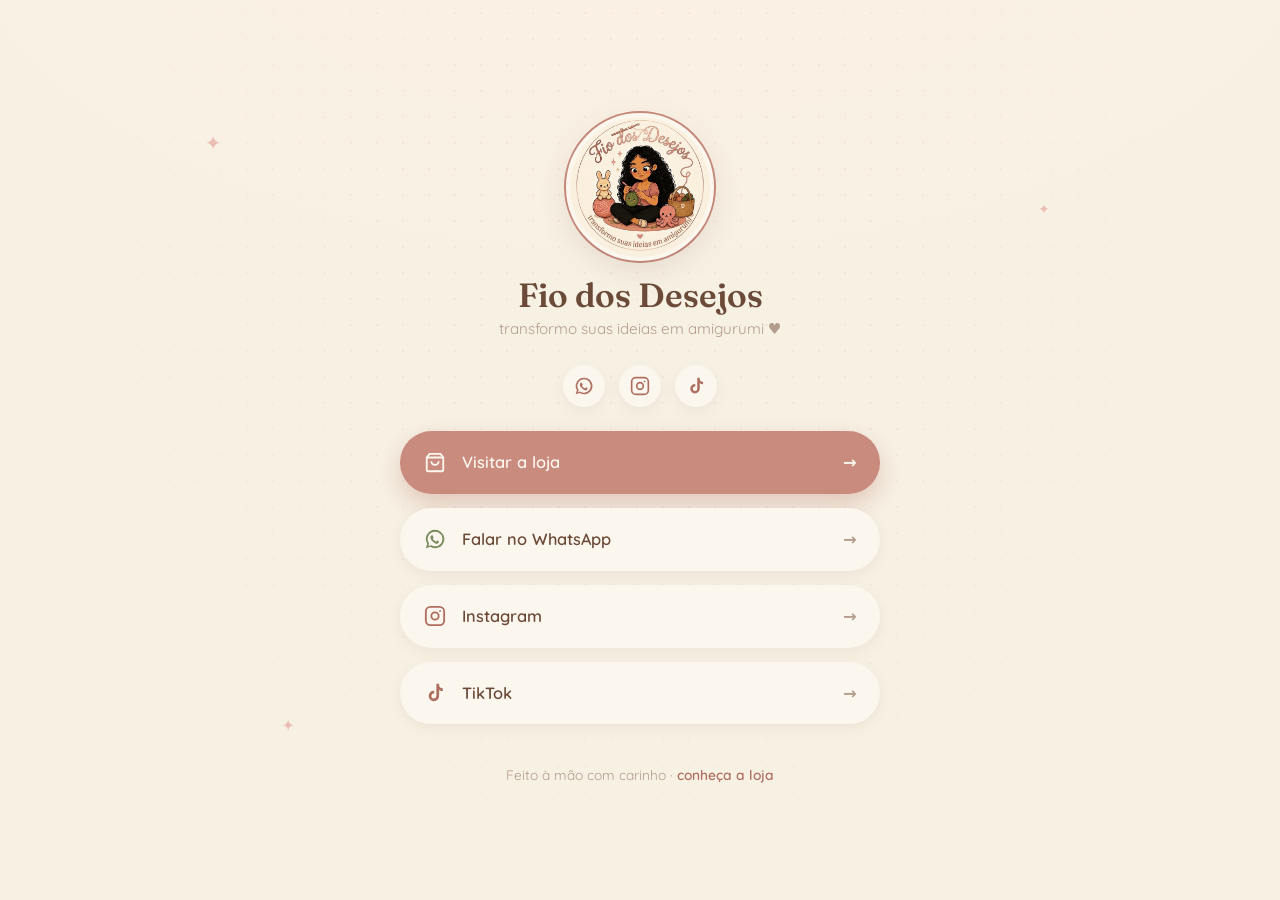
<file: index.html>
<!DOCTYPE html>
<html lang="pt-BR">
<head>
  <meta charset="UTF-8" />
  <meta name="viewport" content="width=device-width, initial-scale=1.0" />
  <title>Fio dos Desejos · Amigurumis feitos à mão</title>
  <meta name="description" content="Fio dos Desejos: amigurumis feitos à mão. Escolha por onde começar: loja, WhatsApp ou redes sociais." />

  <!-- Open Graph (preview ao compartilhar o link) -->
  <meta property="og:title" content="Fio dos Desejos · Amigurumis feitos à mão" />
  <meta property="og:description" content="Transformo suas ideias em amigurumi. Toque para escolher por onde começar." />
  <meta property="og:type" content="website" />
  <meta property="og:image" content="assets/images/logo.png" />

  <link rel="icon" href="assets/images/logo.png" />

  <!-- Fontes -->
  <link rel="preconnect" href="https://fonts.googleapis.com" />
  <link rel="preconnect" href="https://fonts.gstatic.com" crossorigin />
  <link href="https://fonts.googleapis.com/css2?family=Fraunces:opsz,wght@9..144,500;9..144,600;9..144,700&family=Quicksand:wght@400;500;600;700&display=swap" rel="stylesheet" />

  <!-- Estilos -->
  <link rel="stylesheet" href="css/tokens.css" />
  <link rel="stylesheet" href="css/base.css" />
  <link rel="stylesheet" href="css/hub.css" />
</head>
<body>
  <main class="hub">
    <!-- brilhos decorativos -->
    <span class="sparkle" style="top:14%; left:16%; font-size:20px;">✦</span>
    <span class="sparkle" style="top:22%; right:18%; font-size:14px; animation-delay:1s;">✦</span>
    <span class="sparkle" style="bottom:18%; left:22%; font-size:16px; animation-delay:1.8s;">✦</span>

    <section class="hub__card">
      <div class="hub__avatar">
        <img src="assets/images/logo.png" alt="Logo Fio dos Desejos" />
      </div>

      <h1 class="hub__name">Fio dos Desejos</h1>
      <p class="hub__tag">transformo suas ideias em amigurumi ♥</p>

      <!-- ícones sociais rápidos -->
      <nav class="hub__socials" aria-label="Redes sociais">
        <a href="https://wa.me/5598981950075?text=Oi!%20Vim%20pela%20p%C3%A1gina%20do%20Fio%20dos%20Desejos" target="_blank" rel="noopener" aria-label="WhatsApp">
          <svg viewBox="0 0 24 24" fill="currentColor"><path d="M12 2a10 10 0 0 0-8.5 15.2L2 22l4.9-1.5A10 10 0 1 0 12 2zm0 18a8 8 0 0 1-4.1-1.1l-.3-.2-2.9.9.9-2.8-.2-.3A8 8 0 1 1 12 20zm4.4-5.6c-.2-.1-1.4-.7-1.6-.8s-.4-.1-.5.1-.6.8-.8.9-.3.2-.5.1a6.5 6.5 0 0 1-3.2-2.8c-.2-.4.2-.4.6-1.2a.4.4 0 0 0 0-.4l-.8-1.9c-.2-.5-.4-.4-.5-.4h-.5a.9.9 0 0 0-.7.3 2.8 2.8 0 0 0-.9 2.1 4.9 4.9 0 0 0 1 2.6 11 11 0 0 0 4.3 3.8c1.6.7 1.7.5 2 .4a2.5 2.5 0 0 0 1.6-1.1 2 2 0 0 0 .1-1.1c0-.1-.2-.2-.4-.2z"/></svg>
        </a>
        <a href="https://www.instagram.com/fio_dosdesejos?igsh=MWNzeGdzYms5cWJ6dg%3D%3D&utm_source=qr" target="_blank" rel="noopener" aria-label="Instagram">
          <svg viewBox="0 0 24 24" fill="none" stroke="currentColor" stroke-width="2"><rect x="2" y="2" width="20" height="20" rx="5"/><circle cx="12" cy="12" r="4"/><circle cx="17.5" cy="6.5" r="1" fill="currentColor" stroke="none"/></svg>
        </a>
        <a href="https://vt.tiktok.com/ZSCyD7Pe3/" target="_blank" rel="noopener" aria-label="TikTok">
          <svg viewBox="0 0 24 24" fill="currentColor"><path d="M16.5 2h-3v13.2a2.7 2.7 0 1 1-2.4-2.7v-3a5.7 5.7 0 1 0 5.4 5.7V8.6a6.8 6.8 0 0 0 4 1.3V6.8a3.8 3.8 0 0 1-4-3.8z"/></svg>
        </a>
      </nav>

      <!-- links principais: o cliente decide para onde ir -->
      <nav class="hub__links" aria-label="Links principais">
        <a class="hub__link hub__link--primary" href="loja.html">
          <span class="ico"><svg viewBox="0 0 24 24" fill="none" stroke="currentColor" stroke-width="2"><path d="M6 2 3 6v14a1 1 0 0 0 1 1h16a1 1 0 0 0 1-1V6l-3-4z"/><path d="M3 6h18M16 10a4 4 0 0 1-8 0"/></svg></span>
          Visitar a loja
          <span class="arrow">→</span>
        </a>

        <a class="hub__link hub__link--whats" href="https://wa.me/5598981950075?text=Oi!%20Vim%20pela%20p%C3%A1gina%20do%20Fio%20dos%20Desejos" target="_blank" rel="noopener">
          <span class="ico"><svg viewBox="0 0 24 24" fill="currentColor"><path d="M12 2a10 10 0 0 0-8.5 15.2L2 22l4.9-1.5A10 10 0 1 0 12 2zm0 18a8 8 0 0 1-4.1-1.1l-.3-.2-2.9.9.9-2.8-.2-.3A8 8 0 1 1 12 20zm4.4-5.6c-.2-.1-1.4-.7-1.6-.8s-.4-.1-.5.1-.6.8-.8.9-.3.2-.5.1a6.5 6.5 0 0 1-3.2-2.8c-.2-.4.2-.4.6-1.2a.4.4 0 0 0 0-.4l-.8-1.9c-.2-.5-.4-.4-.5-.4h-.5a.9.9 0 0 0-.7.3 2.8 2.8 0 0 0-.9 2.1 4.9 4.9 0 0 0 1 2.6 11 11 0 0 0 4.3 3.8c1.6.7 1.7.5 2 .4a2.5 2.5 0 0 0 1.6-1.1 2 2 0 0 0 .1-1.1c0-.1-.2-.2-.4-.2z"/></svg></span>
          Falar no WhatsApp
          <span class="arrow">→</span>
        </a>

        <a class="hub__link" href="https://www.instagram.com/fio_dosdesejos?igsh=MWNzeGdzYms5cWJ6dg%3D%3D&utm_source=qr" target="_blank" rel="noopener">
          <span class="ico"><svg viewBox="0 0 24 24" fill="none" stroke="currentColor" stroke-width="2"><rect x="2" y="2" width="20" height="20" rx="5"/><circle cx="12" cy="12" r="4"/><circle cx="17.5" cy="6.5" r="1" fill="currentColor" stroke="none"/></svg></span>
          Instagram
          <span class="arrow">→</span>
        </a>

        <a class="hub__link" href="https://vt.tiktok.com/ZSCyD7Pe3/" target="_blank" rel="noopener">
          <span class="ico"><svg viewBox="0 0 24 24" fill="currentColor"><path d="M16.5 2h-3v13.2a2.7 2.7 0 1 1-2.4-2.7v-3a5.7 5.7 0 1 0 5.4 5.7V8.6a6.8 6.8 0 0 0 4 1.3V6.8a3.8 3.8 0 0 1-4-3.8z"/></svg></span>
          TikTok
          <span class="arrow">→</span>
        </a>
      </nav>

      <p class="hub__footer">
        Feito à mão com carinho · <a href="loja.html">conheça a loja</a>
      </p>
    </section>
  </main>

  <script src="js/hub.js" defer></script>
</body>
</html>
</file>
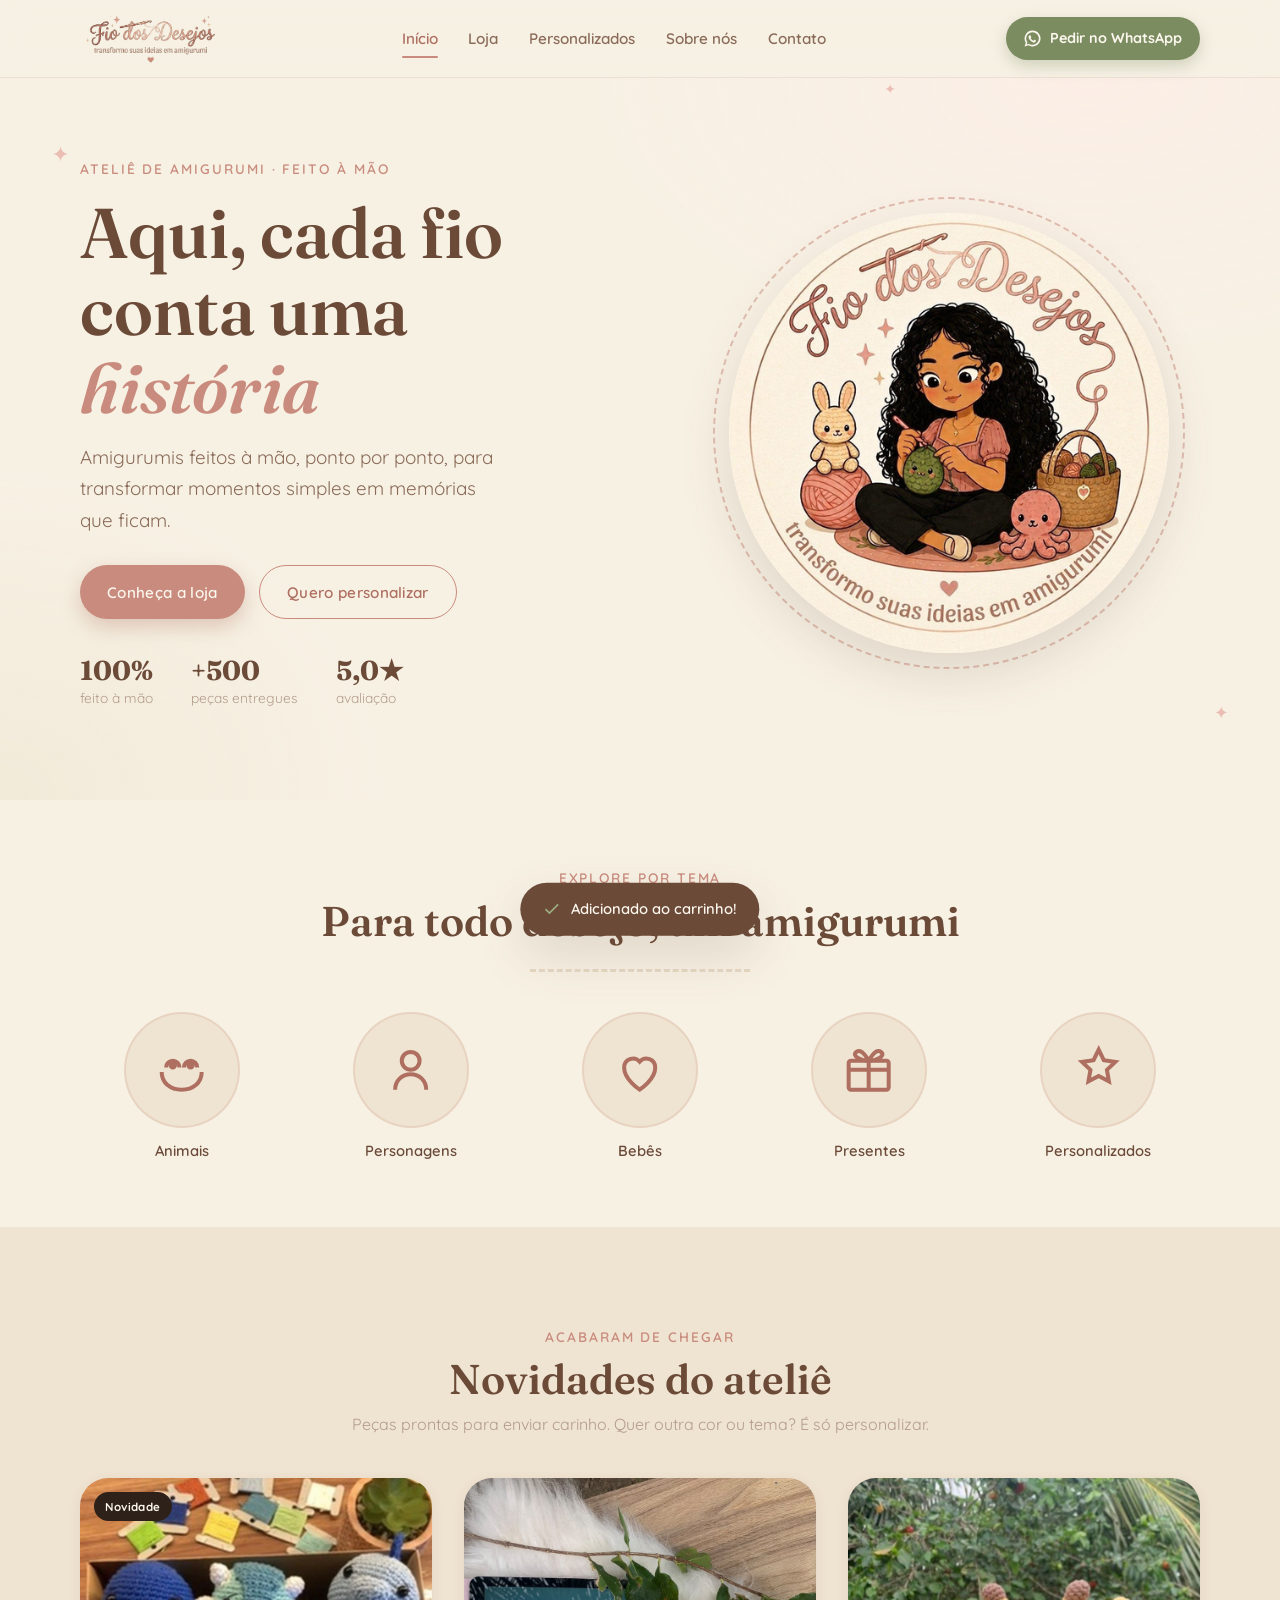
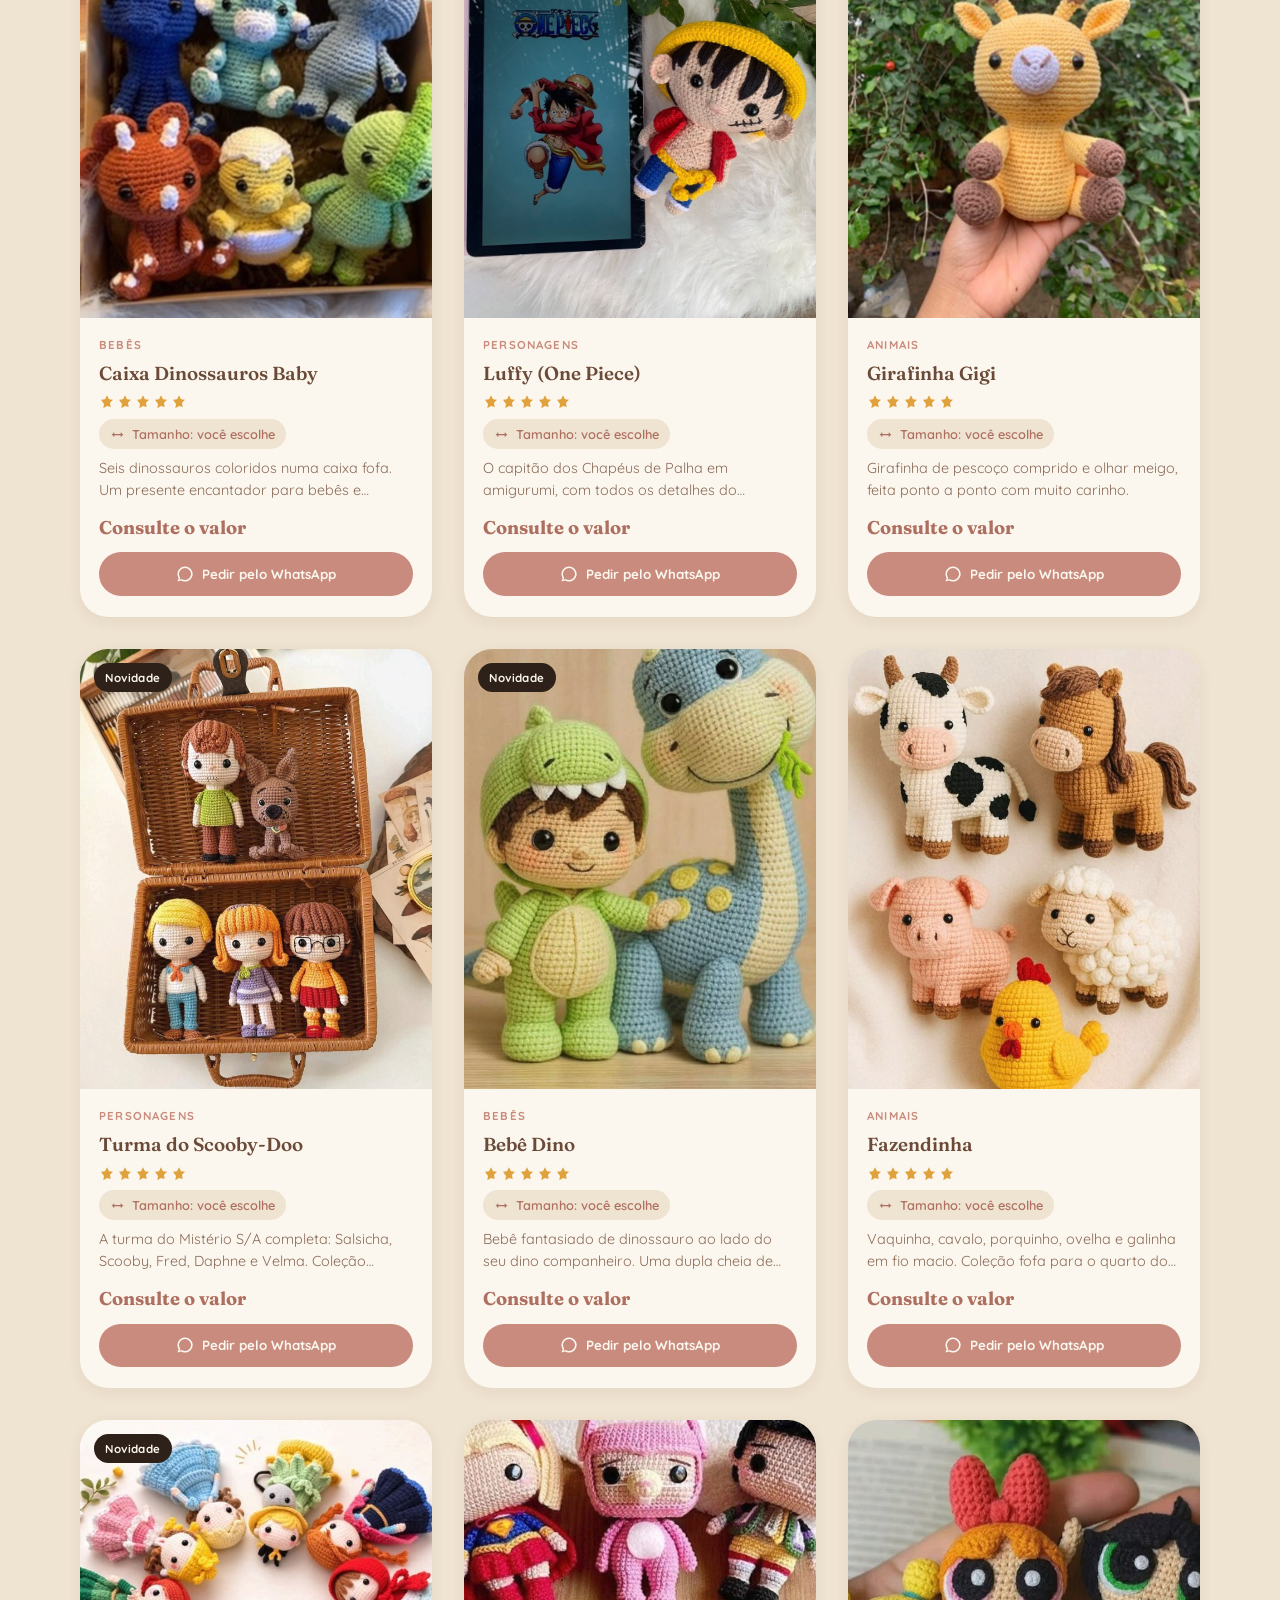
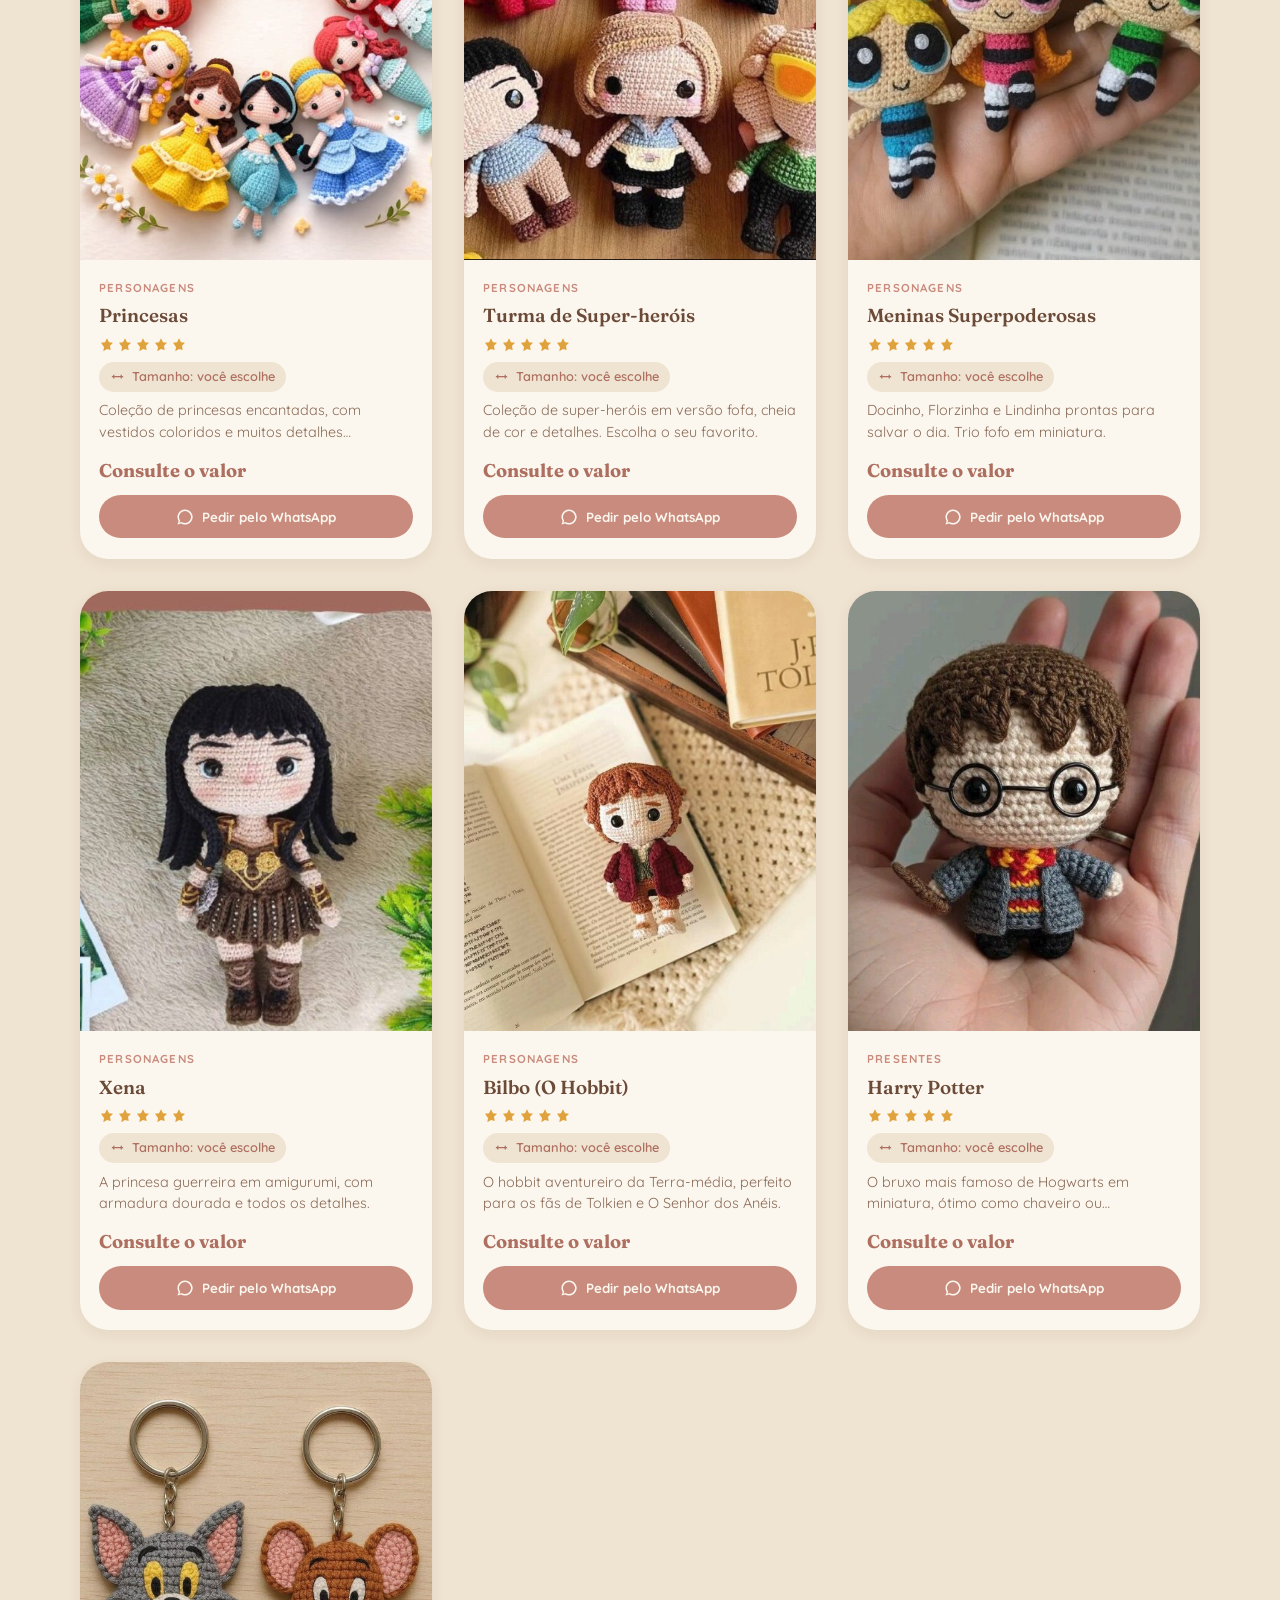
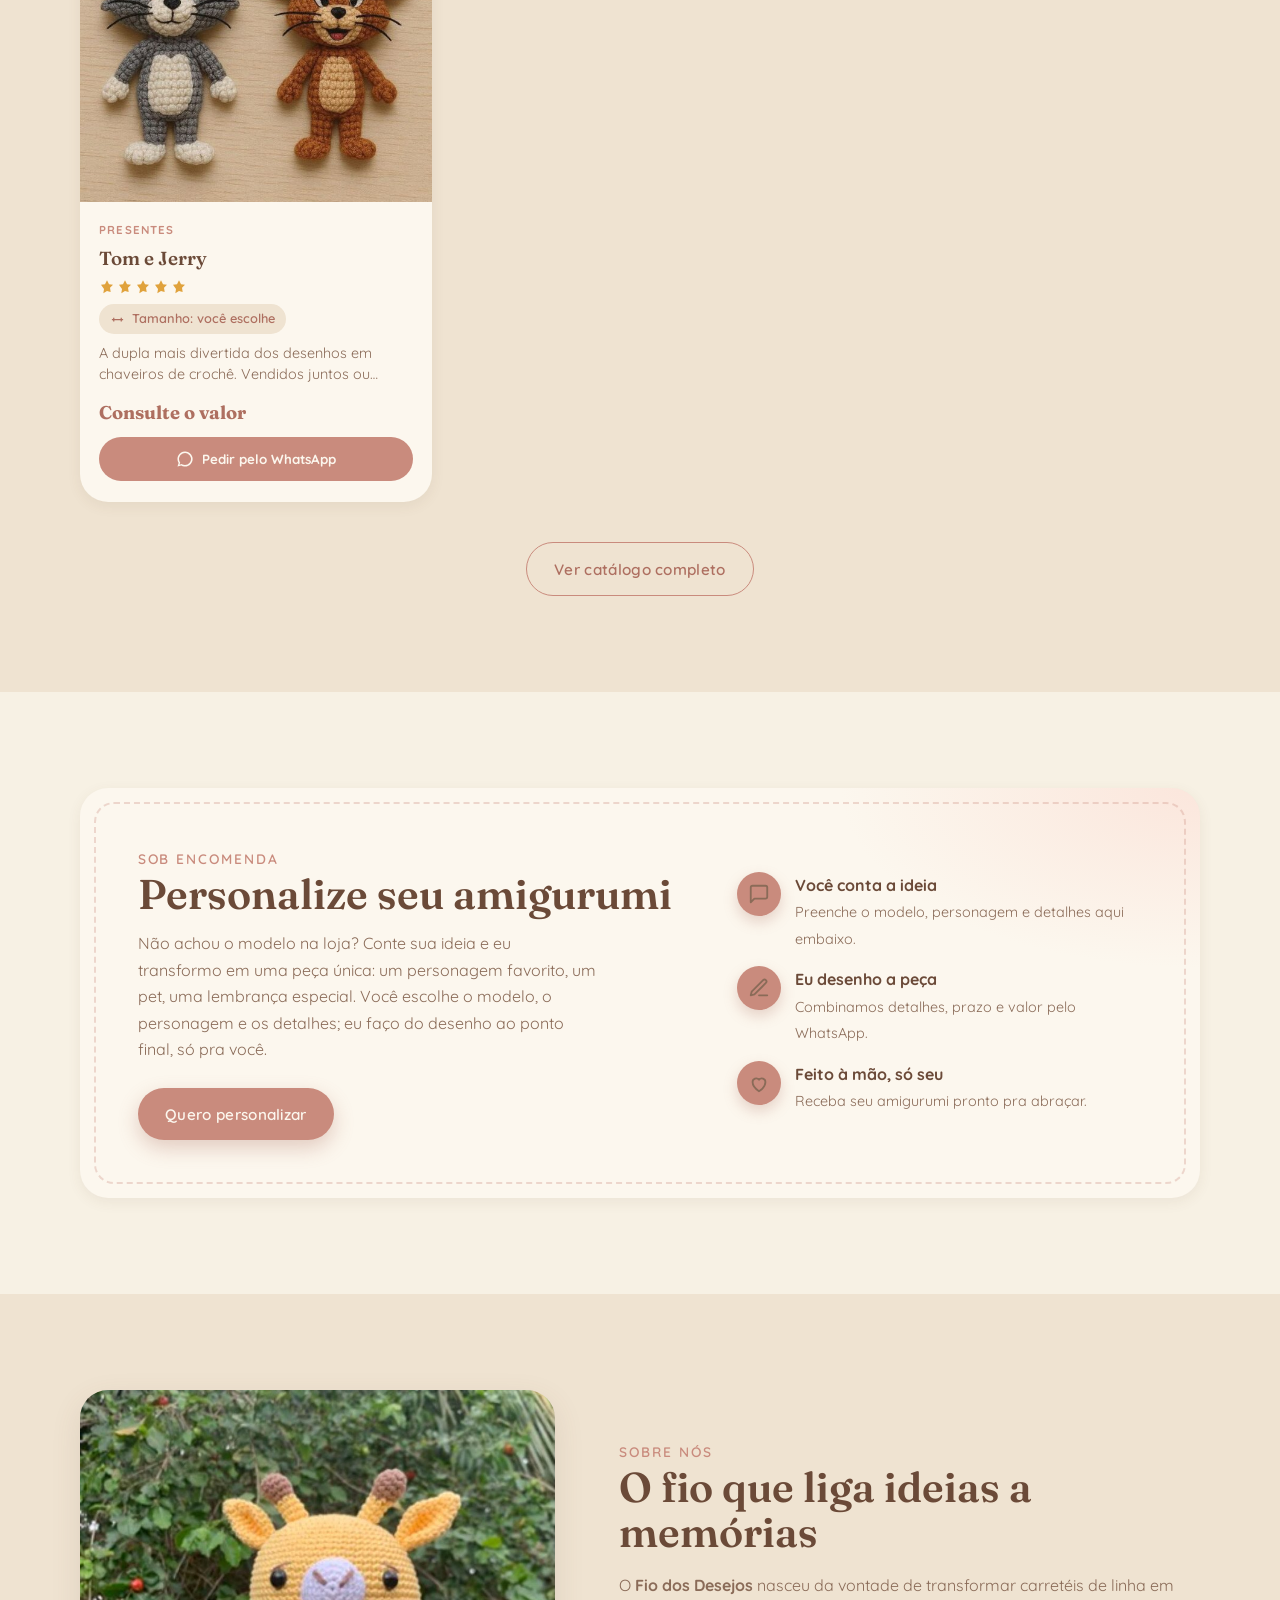
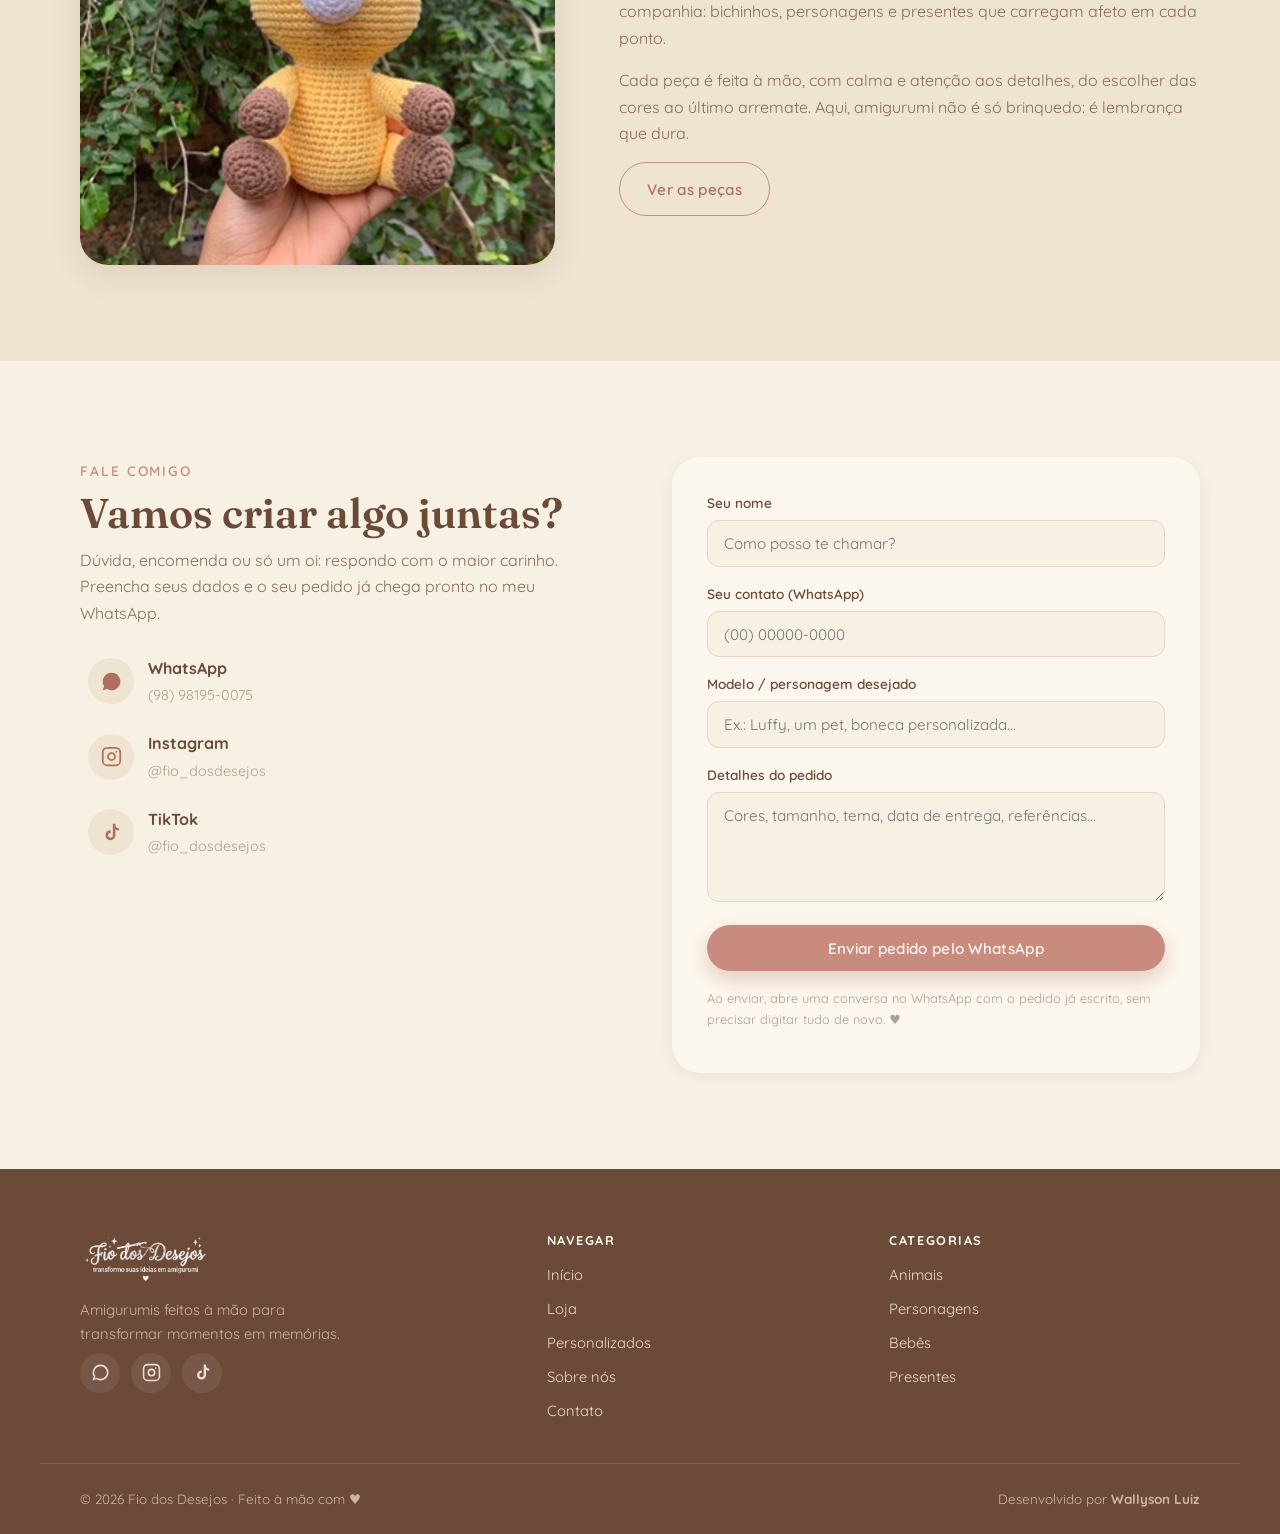
<file: loja.html>
<!DOCTYPE html>
<html lang="pt-BR">
<head>
  <meta charset="UTF-8" />
  <meta name="viewport" content="width=device-width, initial-scale=1.0" />
  <title>Fio dos Desejos · Amigurumis feitos à mão</title>
  <meta name="description" content="Amigurumis feitos à mão para transformar momentos em memórias. Animais, personagens, bebês e peças personalizadas no Fio dos Desejos." />

  <meta property="og:title" content="Fio dos Desejos · Amigurumis feitos à mão" />
  <meta property="og:description" content="Aqui, cada fio conta uma história. Amigurumis artesanais e personalizados." />
  <meta property="og:type" content="website" />
  <meta property="og:image" content="assets/images/logo.png" />

  <link rel="icon" href="assets/images/logo.png" />

  <link rel="preconnect" href="https://fonts.googleapis.com" />
  <link rel="preconnect" href="https://fonts.gstatic.com" crossorigin />
  <link href="https://fonts.googleapis.com/css2?family=Fraunces:ital,opsz,wght@0,9..144,500;0,9..144,600;0,9..144,700;1,9..144,500;1,9..144,600&family=Quicksand:wght@400;500;600;700&display=swap" rel="stylesheet" />

  <link rel="stylesheet" href="css/tokens.css" />
  <link rel="stylesheet" href="css/base.css" />
  <link rel="stylesheet" href="css/loja.css" />
</head>
<body>

  <!-- ===================== NAVBAR ===================== -->
  <header class="nav" id="nav">
    <div class="nav__inner">
      <!-- wordmark no canto (briefing item 6) -->
      <a href="index.html" class="nav__brand" aria-label="Fio dos Desejos, página inicial">
        <img src="assets/images/wordmark.png" alt="Fio dos Desejos" />
      </a>

      <nav class="nav__menu" id="navMenu" aria-label="Navegação principal">
        <a href="#inicio" class="is-active">Início</a>
        <a href="#produtos">Loja</a>
        <a href="#personalizar">Personalizados</a>
        <a href="#sobre">Sobre nós</a>
        <a href="#contato">Contato</a>
      </nav>

      <div class="nav__actions">
        <a class="nav__whats" href="https://wa.me/5598981950075?text=Oi!%20Vim%20pela%20loja%20do%20Fio%20dos%20Desejos%20e%20quero%20fazer%20um%20pedido" target="_blank" rel="noopener">
          <svg viewBox="0 0 24 24" fill="currentColor"><path d="M12 2a10 10 0 0 0-8.5 15.2L2 22l4.9-1.5A10 10 0 1 0 12 2zm0 18a8 8 0 0 1-4.1-1.1l-.3-.2-2.9.9.9-2.8-.2-.3A8 8 0 1 1 12 20zm4.4-5.6c-.2-.1-1.4-.7-1.6-.8s-.4-.1-.5.1-.6.8-.8.9-.3.2-.5.1a6.5 6.5 0 0 1-3.2-2.8c-.2-.4.2-.4.6-1.2a.4.4 0 0 0 0-.4l-.8-1.9c-.2-.5-.4-.4-.5-.4h-.5a.9.9 0 0 0-.7.3 2.8 2.8 0 0 0-.9 2.1 4.9 4.9 0 0 0 1 2.6 11 11 0 0 0 4.3 3.8c1.6.7 1.7.5 2 .4a2.5 2.5 0 0 0 1.6-1.1 2 2 0 0 0 .1-1.1c0-.1-.2-.2-.4-.2z"/></svg>
          <span>Pedir no WhatsApp</span>
        </a>
        <button class="nav__toggle" id="navToggle" aria-label="Abrir menu" aria-expanded="false">
          <svg viewBox="0 0 24 24" fill="none" stroke="currentColor" stroke-width="2"><path d="M4 7h16M4 12h16M4 17h16"/></svg>
        </button>
      </div>
    </div>
  </header>

  <main>
    <!-- ===================== HERO ===================== -->
    <section class="hero" id="inicio">
      <span class="sparkle s1">✦</span>
      <span class="sparkle s2">✦</span>
      <span class="sparkle s3">✦</span>
      <div class="container hero__grid">
        <div class="hero__copy reveal">
          <span class="eyebrow">Ateliê de amigurumi · feito à mão</span>
          <h1 class="hero__title">Aqui, cada fio<br>conta uma <em>história</em></h1>
          <p class="hero__lead">Amigurumis feitos à mão, ponto por ponto, para transformar momentos simples em memórias que ficam.</p>
          <div class="hero__cta">
            <a href="#produtos" class="btn btn--primary">Conheça a loja</a>
            <a href="#personalizar" class="btn btn--ghost">Quero personalizar</a>
          </div>
          <div class="hero__stats">
            <div class="hero__stat"><strong>100%</strong><span>feito à mão</span></div>
            <div class="hero__stat"><strong>+500</strong><span>peças entregues</span></div>
            <div class="hero__stat"><strong>5,0★</strong><span>avaliação</span></div>
          </div>
        </div>

        <div class="hero__visual reveal">
          <span class="hero__ring"></span>
          <div class="hero__art">
            <img src="assets/images/logo.png" alt="Ilustração da marca Fio dos Desejos" />
          </div>
        </div>
      </div>
    </section>

    <!-- ===================== CATEGORIAS ===================== -->
    <section class="cats">
      <div class="container">
        <div class="head reveal">
          <span class="eyebrow">Explore por tema</span>
          <h2>Para todo desejo, um amigurumi</h2>
          <hr class="stitch-divider" />
        </div>
        <div class="cats__row">
          <a href="#produtos" class="cat reveal">
            <span class="cat__circle"><svg viewBox="0 0 24 24" fill="none" stroke="currentColor" stroke-width="1.8"><path d="M5 11a3 3 0 0 1 6 0M13 11a3 3 0 0 1 6 0"/><path d="M3 13c0 5 4 8 9 8s9-3 9-8"/><circle cx="8" cy="10" r="1" fill="currentColor"/><circle cx="16" cy="10" r="1" fill="currentColor"/></svg></span>
            <span class="cat__label">Animais</span>
          </a>
          <a href="#produtos" class="cat reveal">
            <span class="cat__circle"><svg viewBox="0 0 24 24" fill="none" stroke="currentColor" stroke-width="1.8"><circle cx="12" cy="8" r="4"/><path d="M5 21c0-4 3-7 7-7s7 3 7 7"/><path d="M9 7.5h.01M15 7.5h.01"/></svg></span>
            <span class="cat__label">Personagens</span>
          </a>
          <a href="#produtos" class="cat reveal">
            <span class="cat__circle"><svg viewBox="0 0 24 24" fill="none" stroke="currentColor" stroke-width="1.8"><path d="M12 21s-7-4.5-7-10a4 4 0 0 1 7-2.6A4 4 0 0 1 19 11c0 5.5-7 10-7 10z"/></svg></span>
            <span class="cat__label">Bebês</span>
          </a>
          <a href="#produtos" class="cat reveal">
            <span class="cat__circle"><svg viewBox="0 0 24 24" fill="none" stroke="currentColor" stroke-width="1.8"><rect x="3" y="8" width="18" height="13" rx="1"/><path d="M3 12h18M12 8v13M12 8S9 2 6.5 4 9 8 12 8zM12 8s3-6 5.5-4S15 8 12 8z"/></svg></span>
            <span class="cat__label">Presentes</span>
          </a>
          <a href="#personalizar" class="cat reveal">
            <span class="cat__circle"><svg viewBox="0 0 24 24" fill="none" stroke="currentColor" stroke-width="1.8"><path d="m12 3 2.3 4.7 5.2.8-3.8 3.6.9 5.1-4.6-2.4-4.6 2.4.9-5.1L4.5 8.5l5.2-.8z"/></svg></span>
            <span class="cat__label">Personalizados</span>
          </a>
        </div>
      </div>
    </section>

    <!-- ===================== PRODUTOS ===================== -->
    <section class="section products" id="produtos">
      <div class="container">
        <div class="head reveal">
          <span class="eyebrow">Acabaram de chegar</span>
          <h2>Novidades do ateliê</h2>
          <p>Peças prontas para enviar carinho. Quer outra cor ou tema? É só personalizar.</p>
        </div>

        <div class="grid-products" id="gridProducts">
            <!-- Os produtos sao gerados por js/loja.js (lista PRODUTOS) -->
          </div>

        <div class="products__more reveal">
          <a href="#contato" class="btn btn--ghost">Ver catálogo completo</a>
        </div>
      </div>
    </section>

    <!-- ===================== PERSONALIZAR ===================== -->
    <section class="section custom" id="personalizar">
      <div class="container">
        <div class="custom__box reveal">
          <div>
            <span class="eyebrow">Sob encomenda</span>
            <h2>Personalize seu amigurumi</h2>
            <p>Não achou o modelo na loja? Conte sua ideia e eu transformo em uma peça única: um personagem favorito, um pet, uma lembrança especial. Você escolhe o modelo, o personagem e os detalhes; eu faço do desenho ao ponto final, só pra você.</p>
            <a href="#contato" class="btn btn--primary">Quero personalizar</a>
          </div>
          <div class="custom__steps">
            <div class="custom__step">
              <span class="custom__icon">
                <svg viewBox="0 0 24 24" fill="none" stroke="currentColor" stroke-width="2" stroke-linecap="round" stroke-linejoin="round"><path d="M21 15a2 2 0 0 1-2 2H7l-4 4V5a2 2 0 0 1 2-2h14a2 2 0 0 1 2 2z"/></svg>
              </span>
              <div><strong>Você conta a ideia</strong><span>Preenche o modelo, personagem e detalhes aqui embaixo.</span></div>
            </div>
            <div class="custom__step">
              <span class="custom__icon">
                <svg viewBox="0 0 24 24" fill="none" stroke="currentColor" stroke-width="2" stroke-linecap="round" stroke-linejoin="round"><path d="M12 20h9"/><path d="M16.5 3.5a2.1 2.1 0 0 1 3 3L7 19l-4 1 1-4z"/></svg>
              </span>
              <div><strong>Eu desenho a peça</strong><span>Combinamos detalhes, prazo e valor pelo WhatsApp.</span></div>
            </div>
            <div class="custom__step">
              <span class="custom__icon">
                <svg viewBox="0 0 24 24" fill="none" stroke="currentColor" stroke-width="2" stroke-linecap="round" stroke-linejoin="round"><path d="M12 21s-7-4.5-7-10a4 4 0 0 1 7-2.6A4 4 0 0 1 19 11c0 5.5-7 10-7 10z"/></svg>
              </span>
              <div><strong>Feito à mão, só seu</strong><span>Receba seu amigurumi pronto pra abraçar.</span></div>
            </div>
          </div>
        </div>
      </div>
    </section>

    <!-- ===================== SOBRE ===================== -->
    <section class="section about" id="sobre">
      <div class="container about__grid">
        <div class="about__media reveal">
          <img src="assets/images/produto-girafa.jpg" alt="Amigurumi feito à mão segurado pela artesã" loading="lazy" />
        </div>
        <div class="about__copy reveal">
          <span class="eyebrow">Sobre nós</span>
          <h2>O fio que liga ideias a memórias</h2>
          <p>O <strong>Fio dos Desejos</strong> nasceu da vontade de transformar carretéis de linha em companhia: bichinhos, personagens e presentes que carregam afeto em cada ponto.</p>
          <p>Cada peça é feita à mão, com calma e atenção aos detalhes, do escolher das cores ao último arremate. Aqui, amigurumi não é só brinquedo: é lembrança que dura.</p>
          <a href="#produtos" class="btn btn--ghost">Ver as peças</a>
        </div>
      </div>
    </section>

    <!-- ===================== CONTATO ===================== -->
    <section class="section contact" id="contato">
      <div class="container contact__grid">
        <div class="reveal">
          <span class="eyebrow">Fale comigo</span>
          <h2>Vamos criar algo juntas?</h2>
          <p>Dúvida, encomenda ou só um oi: respondo com o maior carinho. Preencha seus dados e o seu pedido já chega pronto no meu WhatsApp.</p>
          <div class="contact__list">
            <a class="contact__item" href="https://wa.me/5598981950075?text=Oi!%20Vim%20pela%20loja%20do%20Fio%20dos%20Desejos" target="_blank" rel="noopener">
              <span class="ico"><svg viewBox="0 0 24 24" fill="currentColor"><path d="M12 2a10 10 0 0 0-8.5 15.2L2 22l4.9-1.5A10 10 0 1 0 12 2z"/></svg></span>
              <div><strong>WhatsApp</strong><span>(98) 98195-0075</span></div>
            </a>
            <a class="contact__item" href="https://www.instagram.com/fio_dosdesejos?igsh=MWNzeGdzYms5cWJ6dg%3D%3D&utm_source=qr" target="_blank" rel="noopener">
              <span class="ico"><svg viewBox="0 0 24 24" fill="none" stroke="currentColor" stroke-width="2"><rect x="2" y="2" width="20" height="20" rx="5"/><circle cx="12" cy="12" r="4"/><circle cx="17.5" cy="6.5" r="1" fill="currentColor" stroke="none"/></svg></span>
              <div><strong>Instagram</strong><span>@fio_dosdesejos</span></div>
            </a>
            <a class="contact__item" href="https://vt.tiktok.com/ZSCyD7Pe3/" target="_blank" rel="noopener">
              <span class="ico"><svg viewBox="0 0 24 24" fill="currentColor"><path d="M16.5 2h-3v13.2a2.7 2.7 0 1 1-2.4-2.7v-3a5.7 5.7 0 1 0 5.4 5.7V8.6a6.8 6.8 0 0 0 4 1.3V6.8a3.8 3.8 0 0 1-4-3.8z"/></svg></span>
              <div><strong>TikTok</strong><span>@fio_dosdesejos</span></div>
            </a>
          </div>
        </div>

        <!-- Form sem backend: abre o WhatsApp com o pedido montado -->
        <div class="form reveal">
          <div class="field">
            <label for="nome">Seu nome</label>
            <input type="text" id="nome" placeholder="Como posso te chamar?" />
          </div>
          <div class="field">
            <label for="contato">Seu contato (WhatsApp)</label>
            <input type="tel" id="contato" inputmode="tel" placeholder="(00) 00000-0000" />
          </div>
          <div class="field">
            <label for="modelo">Modelo / personagem desejado</label>
            <input type="text" id="modelo" placeholder="Ex.: Luffy, um pet, boneca personalizada..." />
          </div>
          <div class="field">
            <label for="msg">Detalhes do pedido</label>
            <textarea id="msg" placeholder="Cores, tamanho, tema, data de entrega, referências..."></textarea>
          </div>
          <button class="btn btn--primary" id="sendWhats" style="width:100%">Enviar pedido pelo WhatsApp</button>
          <p class="form__note">Ao enviar, abre uma conversa no WhatsApp com o pedido já escrito, sem precisar digitar tudo de novo. ♥</p>
        </div>
      </div>
    </section>
  </main>

  <!-- ===================== RODAPÉ ===================== -->
  <footer class="footer">
    <div class="container footer__grid">
      <div class="footer__brand">
        <img src="assets/images/wordmark.png" alt="Fio dos Desejos" />
        <p>Amigurumis feitos à mão para transformar momentos em memórias.</p>
        <div class="footer__socials">
          <a href="https://wa.me/5598981950075?text=Oi!%20Vim%20pela%20loja%20do%20Fio%20dos%20Desejos" target="_blank" rel="noopener" aria-label="WhatsApp"><svg viewBox="0 0 24 24" fill="currentColor"><path d="M12 2a10 10 0 0 0-8.5 15.2L2 22l4.9-1.5A10 10 0 1 0 12 2zm0 18a8 8 0 0 1-4.1-1.1l-.3-.2-2.9.9.9-2.8-.2-.3A8 8 0 1 1 12 20z"/></svg></a>
          <a href="https://www.instagram.com/fio_dosdesejos?igsh=MWNzeGdzYms5cWJ6dg%3D%3D&utm_source=qr" target="_blank" rel="noopener" aria-label="Instagram"><svg viewBox="0 0 24 24" fill="none" stroke="currentColor" stroke-width="2"><rect x="2" y="2" width="20" height="20" rx="5"/><circle cx="12" cy="12" r="4"/><circle cx="17.5" cy="6.5" r="1" fill="currentColor" stroke="none"/></svg></a>
          <a href="https://vt.tiktok.com/ZSCyD7Pe3/" target="_blank" rel="noopener" aria-label="TikTok"><svg viewBox="0 0 24 24" fill="currentColor"><path d="M16.5 2h-3v13.2a2.7 2.7 0 1 1-2.4-2.7v-3a5.7 5.7 0 1 0 5.4 5.7V8.6a6.8 6.8 0 0 0 4 1.3V6.8a3.8 3.8 0 0 1-4-3.8z"/></svg></a>
        </div>
      </div>

      <div>
        <h4>Navegar</h4>
        <nav class="footer__links">
          <a href="#inicio">Início</a>
          <a href="#produtos">Loja</a>
          <a href="#personalizar">Personalizados</a>
          <a href="#sobre">Sobre nós</a>
          <a href="#contato">Contato</a>
        </nav>
      </div>

      <div>
        <h4>Categorias</h4>
        <nav class="footer__links">
          <a href="#produtos">Animais</a>
          <a href="#produtos">Personagens</a>
          <a href="#produtos">Bebês</a>
          <a href="#produtos">Presentes</a>
        </nav>
      </div>
    </div>

    <div class="container footer__bottom">
      <span>© 2025 Fio dos Desejos · Feito à mão com ♥</span>
      <span>Desenvolvido por <strong>Wallyson Luiz</strong></span>
    </div>
  </footer>

  <!-- toast de feedback -->
  <div class="toast" id="toast" role="status" aria-live="polite">
    <svg viewBox="0 0 24 24" fill="none" stroke="currentColor" stroke-width="2"><path d="M20 6 9 17l-5-5"/></svg>
    <span id="toastText">Adicionado ao carrinho!</span>
  </div>

  <script src="js/loja.js" defer></script>
</body>
</html>
</file>
<file: css/tokens.css>
/* =====================================================================
   Fio dos Desejos — Design Tokens
   Paleta extraída da identidade visual da marca (creme + rosé/cobre,
   com toques de verde-sálvia). Tudo centralizado aqui para manter
   consistência e facilitar manutenção.
   ===================================================================== */

:root {
  /* ---------- Cores: base creme ---------- */
  --cream:        #F7F1E4;   /* fundo principal */
  --cream-soft:   #FCF7EE;   /* cards e superfícies elevadas */
  --sand:         #EFE3D1;   /* seções alternadas / círculos de categoria */
  --sand-deep:    #E5D6C0;

  /* ---------- Cores: rosé / cobre (marca) ---------- */
  --rose:         #C98B7D;   /* cor primária — botões, destaques */
  --rose-deep:    #AE6F60;   /* hover / estados ativos */
  --blush:        #E7A89F;   /* rosa suave de apoio */
  --pink:         #E78BA6;   /* rosa lúdico — página hub */
  --pink-deep:    #D77392;

  /* ---------- Cores: verde sálvia (folhagem) ---------- */
  --sage:         #9FAE82;
  --sage-deep:    #7C8C61;

  /* ---------- Cores: texto ---------- */
  --brown:        #6B4A38;   /* títulos — cacau quente */
  --brown-soft:   #8A6B58;   /* corpo de texto */
  --brown-faint:  #B49C8C;   /* legendas / texto secundário */

  /* ---------- Cores: utilitárias ---------- */
  --gold:         #E0A23C;   /* estrelas de avaliação */
  --ink:          #2E211A;   /* contraste forte pontual */
  --white:        #FFFFFF;

  /* ---------- Tipografia ---------- */
  --font-display: "Fraunces", Georgia, "Times New Roman", serif;
  --font-body:    "Quicksand", system-ui, -apple-system, Segoe UI, sans-serif;

  --fs-hero:    clamp(2.4rem, 5.5vw, 4.4rem);
  --fs-h2:      clamp(1.7rem, 3.6vw, 2.6rem);
  --fs-h3:      clamp(1.15rem, 1.8vw, 1.4rem);
  --fs-lead:    clamp(1rem, 1.5vw, 1.18rem);
  --fs-body:    1rem;
  --fs-small:   0.86rem;

  /* ---------- Espaçamento ---------- */
  --space-1: 0.5rem;
  --space-2: 1rem;
  --space-3: 1.5rem;
  --space-4: 2.5rem;
  --space-5: 4rem;
  --space-6: 6rem;

  /* ---------- Raios ---------- */
  --radius-sm:  12px;
  --radius-md:  20px;
  --radius-lg:  28px;
  --radius-pill: 999px;

  /* ---------- Sombras (suaves, quentes) ---------- */
  --shadow-sm: 0 4px 14px rgba(107, 74, 56, 0.08);
  --shadow-md: 0 10px 30px rgba(107, 74, 56, 0.12);
  --shadow-lg: 0 20px 50px rgba(107, 74, 56, 0.16);

  /* ---------- Layout ---------- */
  --maxw: 1200px;
  --nav-h: 78px;

  /* ---------- Transições ---------- */
  --ease: cubic-bezier(0.22, 1, 0.36, 1);
  --t-fast: 160ms var(--ease);
  --t-base: 280ms var(--ease);
}
</file>
<file: css/base.css>
/* =====================================================================
   Fio dos Desejos — Base
   Reset enxuto, tipografia, utilitários e o motivo visual assinatura:
   o "fio" (linha de crochê) que aparece como divisores e bordas-ponto.
   ===================================================================== */

*, *::before, *::after { box-sizing: border-box; }

* { margin: 0; padding: 0; }

html { scroll-behavior: smooth; }

body {
  font-family: var(--font-body);
  font-size: var(--fs-body);
  line-height: 1.65;
  color: var(--brown-soft);
  background: var(--cream);
  -webkit-font-smoothing: antialiased;
  text-rendering: optimizeLegibility;
  overflow-x: hidden;
}

h1, h2, h3, h4 {
  font-family: var(--font-display);
  color: var(--brown);
  line-height: 1.1;
  font-weight: 600;
  font-optical-sizing: auto;
}

a { color: inherit; text-decoration: none; }
img { display: block; max-width: 100%; height: auto; }
button { font-family: inherit; cursor: pointer; border: none; background: none; }
ul { list-style: none; }

/* ---------- Layout helpers ---------- */
.container {
  width: 100%;
  max-width: var(--maxw);
  margin-inline: auto;
  padding-inline: clamp(1.1rem, 4vw, 2.5rem);
}

.section { padding-block: var(--space-6); }

.eyebrow {
  display: inline-flex;
  align-items: center;
  gap: 0.5rem;
  font-size: var(--fs-small);
  font-weight: 600;
  letter-spacing: 0.14em;
  text-transform: uppercase;
  color: var(--rose);
}

/* ---------- Botões ---------- */
.btn {
  display: inline-flex;
  align-items: center;
  justify-content: center;
  gap: 0.6rem;
  font-weight: 600;
  font-size: 0.95rem;
  letter-spacing: 0.02em;
  padding: 0.85rem 1.7rem;
  border-radius: var(--radius-pill);
  transition: transform var(--t-fast), box-shadow var(--t-base), background var(--t-base);
  will-change: transform;
}
.btn:active { transform: translateY(1px) scale(0.99); }

.btn--primary {
  background: var(--rose);
  color: var(--cream-soft);
  box-shadow: 0 8px 20px rgba(174, 111, 96, 0.32);
}
.btn--primary:hover {
  background: var(--rose-deep);
  transform: translateY(-2px);
  box-shadow: 0 12px 26px rgba(174, 111, 96, 0.4);
}

.btn--ghost {
  background: transparent;
  color: var(--rose-deep);
  border: 1.5px solid var(--rose);
}
.btn--ghost:hover {
  background: var(--rose);
  color: var(--cream-soft);
  transform: translateY(-2px);
}

/* ---------- Assinatura: o "fio" (stitch / ponto-corrente) ---------- */
/* Divisor que imita pontos de crochê tracejados — referência direta ao nome da marca */
.stitch-divider {
  height: 0;
  border: none;
  border-top: 3px dashed var(--sand-deep);
  max-width: 220px;
  margin: var(--space-3) auto 0;
  opacity: 0.9;
}

/* "Costura" decorativa interna usada em cards e molduras */
.stitched {
  position: relative;
}
.stitched::after {
  content: "";
  position: absolute;
  inset: 10px;
  border: 2px dashed rgba(201, 139, 125, 0.35);
  border-radius: inherit;
  pointer-events: none;
}

/* ---------- Brilhos decorativos (sparkles do estilo conto de fadas) ---------- */
.sparkle {
  position: absolute;
  color: var(--blush);
  opacity: 0.7;
  pointer-events: none;
  animation: twinkle 3.5s ease-in-out infinite;
}
@keyframes twinkle {
  0%, 100% { opacity: 0.25; transform: scale(0.85); }
  50%      { opacity: 0.85; transform: scale(1.1); }
}

/* ---------- Acessibilidade ---------- */
:focus-visible {
  outline: 3px solid var(--rose);
  outline-offset: 3px;
  border-radius: 6px;
}

.sr-only {
  position: absolute; width: 1px; height: 1px;
  padding: 0; margin: -1px; overflow: hidden;
  clip: rect(0,0,0,0); white-space: nowrap; border: 0;
}

/* ---------- Animações de entrada (scroll reveal) ---------- */
.reveal {
  opacity: 0;
  transform: translateY(28px);
  transition: opacity 0.7s var(--ease), transform 0.7s var(--ease);
}
.reveal.is-visible {
  opacity: 1;
  transform: none;
}

/* Respeita preferência de movimento reduzido */
@media (prefers-reduced-motion: reduce) {
  html { scroll-behavior: auto; }
  *, *::before, *::after {
    animation-duration: 0.001ms !important;
    animation-iteration-count: 1 !important;
    transition-duration: 0.001ms !important;
  }
  .reveal { opacity: 1; transform: none; }
}
</file>
<file: css/hub.css>
/* =====================================================================
   Fio dos Desejos — Página Hub (link na bio)
   Primeira tela ao clicar no link das redes sociais. O cliente escolhe
   para onde ir: Loja, WhatsApp, Instagram, TikTok.
   ===================================================================== */

.hub {
  min-height: 100svh;
  display: grid;
  place-items: center;
  padding: clamp(2rem, 6vw, 4rem) 1.2rem;
  position: relative;
  background:
    radial-gradient(1200px 600px at 50% -10%, #FCEFE4 0%, transparent 60%),
    var(--cream);
}

/* fundo com leve textura de pontinhos */
.hub::before {
  content: "";
  position: absolute; inset: 0;
  background-image: radial-gradient(rgba(201,139,125,0.10) 1.4px, transparent 1.4px);
  background-size: 26px 26px;
  pointer-events: none;
  mask-image: radial-gradient(circle at 50% 35%, #000 30%, transparent 75%);
}

.hub__card {
  position: relative;
  width: 100%;
  max-width: 480px;
  text-align: center;
}

.hub__avatar {
  width: 148px; height: 148px;
  margin: 0 auto var(--space-2);
  border-radius: 50%;
  overflow: hidden;
  border: 4px solid var(--cream-soft);
  box-shadow: var(--shadow-md), 0 0 0 2px var(--rose);
  background: var(--cream-soft);
  animation: floatY 5s ease-in-out infinite;
}
.hub__avatar img { width: 100%; height: 100%; object-fit: cover; }

@keyframes floatY {
  0%, 100% { transform: translateY(0); }
  50%      { transform: translateY(-8px); }
}

.hub__name {
  font-family: var(--font-display);
  font-size: clamp(1.6rem, 6vw, 2.1rem);
  color: var(--brown);
  margin-bottom: 0.15rem;
}

.hub__tag {
  font-size: 0.95rem;
  color: var(--brown-faint);
  margin-bottom: var(--space-3);
}

/* mini ícones sociais no topo */
.hub__socials {
  display: flex;
  justify-content: center;
  gap: 0.9rem;
  margin-bottom: var(--space-3);
}
.hub__socials a {
  width: 42px; height: 42px;
  display: grid; place-items: center;
  border-radius: 50%;
  background: var(--cream-soft);
  color: var(--rose-deep);
  box-shadow: var(--shadow-sm);
  transition: transform var(--t-fast), color var(--t-fast), background var(--t-fast);
}
.hub__socials a:hover {
  transform: translateY(-3px);
  background: var(--rose);
  color: var(--cream-soft);
}
.hub__socials svg { width: 20px; height: 20px; }

/* botões grandes em pílula */
.hub__links {
  display: flex;
  flex-direction: column;
  gap: 0.9rem;
}
.hub__link {
  display: flex;
  align-items: center;
  gap: 0.9rem;
  width: 100%;
  padding: 1.05rem 1.4rem;
  border-radius: var(--radius-pill);
  background: var(--cream-soft);
  color: var(--brown);
  font-weight: 600;
  font-size: 1.02rem;
  box-shadow: var(--shadow-sm);
  border: 1.5px solid transparent;
  transition: transform var(--t-fast), box-shadow var(--t-base), border-color var(--t-base), background var(--t-base);
}
.hub__link:hover {
  transform: translateY(-3px);
  box-shadow: var(--shadow-md);
  border-color: var(--rose);
}
.hub__link .ico {
  flex: 0 0 24px;
  display: grid; place-items: center;
  color: var(--rose-deep);
}
.hub__link .ico svg { width: 22px; height: 22px; }
.hub__link .arrow {
  margin-left: auto;
  color: var(--brown-faint);
  transition: transform var(--t-fast);
}
.hub__link:hover .arrow { transform: translateX(4px); }

/* botão de destaque — Loja */
.hub__link--primary {
  background: var(--rose);
  color: var(--cream-soft);
  box-shadow: 0 10px 24px rgba(174, 111, 96, 0.32);
}
.hub__link--primary .ico,
.hub__link--primary .arrow { color: var(--cream-soft); }
.hub__link--primary:hover { background: var(--rose-deep); border-color: transparent; }

/* botão WhatsApp */
.hub__link--whats .ico { color: var(--sage-deep); }

.hub__footer {
  margin-top: var(--space-4);
  font-size: var(--fs-small);
  color: var(--brown-faint);
}
.hub__footer a { color: var(--rose-deep); font-weight: 600; }

/* entrada escalonada */
.hub__link, .hub__name, .hub__tag, .hub__socials, .hub__avatar {
  animation: hubIn 0.6s var(--ease) both;
}
.hub__avatar   { animation: floatY 5s ease-in-out infinite, hubIn 0.6s var(--ease) both; }
.hub__name     { animation-delay: 0.05s; }
.hub__tag      { animation-delay: 0.12s; }
.hub__socials  { animation-delay: 0.18s; }
.hub__link:nth-child(1) { animation-delay: 0.24s; }
.hub__link:nth-child(2) { animation-delay: 0.30s; }
.hub__link:nth-child(3) { animation-delay: 0.36s; }
.hub__link:nth-child(4) { animation-delay: 0.42s; }
.hub__link:nth-child(5) { animation-delay: 0.48s; }

@keyframes hubIn {
  from { opacity: 0; transform: translateY(16px); }
  to   { opacity: 1; transform: none; }
}
</file>
<file: css/loja.css>
/* =====================================================================
   Fio dos Desejos — Landing Page da Loja
   Estrutura inspirada no layout de referência: navbar com wordmark,
   hero, categorias, novidades (produtos), personalização e contato.
   ===================================================================== */

/* ---------------------------------------------------------------
   NAVBAR
   --------------------------------------------------------------- */
.nav {
  position: sticky;
  top: 0;
  z-index: 100;
  height: var(--nav-h);
  display: flex;
  align-items: center;
  background: rgba(247, 241, 228, 0.82);
  backdrop-filter: blur(12px);
  -webkit-backdrop-filter: blur(12px);
  border-bottom: 1px solid rgba(201, 139, 125, 0.18);
  transition: box-shadow var(--t-base);
}
.nav.is-scrolled { box-shadow: var(--shadow-sm); }

.nav__inner {
  width: 100%;
  max-width: var(--maxw);
  margin-inline: auto;
  padding-inline: clamp(1.1rem, 4vw, 2.5rem);
  display: flex;
  align-items: center;
  justify-content: space-between;
  gap: 1rem;
}

/* wordmark no canto (pedido do briefing) */
.nav__brand img {
  height: 56px;
  width: auto;
  transition: transform var(--t-fast);
}
.nav__brand:hover img { transform: scale(1.03); }

.nav__menu {
  display: flex;
  align-items: center;
  gap: clamp(1rem, 2.4vw, 2rem);
}
.nav__menu a {
  position: relative;
  font-weight: 600;
  font-size: 0.95rem;
  color: var(--brown-soft);
  padding: 0.3rem 0;
  transition: color var(--t-fast);
}
.nav__menu a::after {
  content: "";
  position: absolute; left: 0; bottom: -2px;
  width: 0; height: 2px;
  background: var(--rose);
  border-radius: 2px;
  transition: width var(--t-base);
}
.nav__menu a:hover { color: var(--rose-deep); }
.nav__menu a:hover::after,
.nav__menu a.is-active::after { width: 100%; }
.nav__menu a.is-active { color: var(--rose-deep); }

.nav__actions {
  display: flex;
  align-items: center;
  gap: 0.4rem;
}
.nav__icon {
  width: 42px; height: 42px;
  display: grid; place-items: center;
  border-radius: 50%;
  color: var(--brown);
  position: relative;
  transition: background var(--t-fast), color var(--t-fast);
}
.nav__icon:hover { background: var(--sand); color: var(--rose-deep); }
.nav__icon svg { width: 21px; height: 21px; }

/* botão WhatsApp na navbar (substitui carrinho/conta — não há checkout no site) */
.nav__whats {
  display: inline-flex;
  align-items: center;
  gap: 0.5rem;
  padding: 0.6rem 1.1rem;
  border-radius: var(--radius-pill);
  background: var(--sage-deep);
  color: var(--cream-soft);
  font-weight: 700;
  font-size: 0.9rem;
  box-shadow: 0 6px 16px rgba(124, 140, 97, 0.32);
  transition: transform var(--t-fast), background var(--t-base), box-shadow var(--t-base);
}
.nav__whats svg { width: 19px; height: 19px; }
.nav__whats:hover { background: #6a7a52; transform: translateY(-2px); }

.cart-badge {
  position: absolute;
  top: 4px; right: 4px;
  min-width: 18px; height: 18px;
  padding: 0 4px;
  display: grid; place-items: center;
  font-size: 0.68rem;
  font-weight: 700;
  color: var(--cream-soft);
  background: var(--rose);
  border-radius: var(--radius-pill);
  transform: scale(0);
  transition: transform var(--t-base);
}
.cart-badge.is-shown { transform: scale(1); }

/* hambúrguer (mobile) */
.nav__toggle {
  display: none;
  width: 44px; height: 44px;
  border-radius: 50%;
  color: var(--brown);
}
.nav__toggle svg { width: 26px; height: 26px; }

/* ---------------------------------------------------------------
   HERO
   --------------------------------------------------------------- */
.hero {
  position: relative;
  padding-block: clamp(2.5rem, 6vw, 5rem) clamp(3rem, 7vw, 6rem);
  background:
    radial-gradient(900px 500px at 85% 0%, #FBEEE6 0%, transparent 55%),
    radial-gradient(700px 600px at 0% 100%, #F2EAD9 0%, transparent 55%),
    var(--cream);
  overflow: hidden;
}
.hero__grid {
  display: grid;
  grid-template-columns: 1.05fr 0.95fr;
  align-items: center;
  gap: clamp(2rem, 5vw, 4rem);
}
.hero__title {
  font-size: var(--fs-hero);
  font-weight: 600;
  margin: 0.8rem 0 1rem;
}
.hero__title em {
  font-style: italic;
  color: var(--rose);
}
.hero__lead {
  font-size: var(--fs-lead);
  max-width: 38ch;
  margin-bottom: 1.8rem;
  color: var(--brown-soft);
}
.hero__cta { display: flex; flex-wrap: wrap; gap: 0.9rem; }

.hero__stats {
  display: flex;
  gap: clamp(1.2rem, 3vw, 2.4rem);
  margin-top: 2.4rem;
}
.hero__stat strong {
  display: block;
  font-family: var(--font-display);
  font-size: 1.7rem;
  color: var(--brown);
  line-height: 1;
}
.hero__stat span { font-size: var(--fs-small); color: var(--brown-faint); }

/* visual do hero — logo circular com moldura suave */
.hero__visual { position: relative; justify-self: center; }
.hero__art {
  width: min(440px, 80vw);
  aspect-ratio: 1;
  border-radius: 50%;
  overflow: hidden;
  background: var(--cream-soft);
  box-shadow: var(--shadow-lg);
  position: relative;
  z-index: 2;
  animation: floatY 6s ease-in-out infinite;
}
.hero__art img { width: 100%; height: 100%; object-fit: cover; }

/* anel pontilhado atrás (o "fio") */
.hero__ring {
  position: absolute;
  inset: -16px;
  border-radius: 50%;
  border: 2px dashed var(--rose);
  opacity: 0.5;
  z-index: 1;
  animation: spin 38s linear infinite;
}
@keyframes spin { to { transform: rotate(360deg); } }

.hero .sparkle.s1 { top: 8%;  left: 4%;  font-size: 22px; }
.hero .sparkle.s2 { top: 0%;  right: 30%; font-size: 14px; animation-delay: 1.2s; }
.hero .sparkle.s3 { bottom: 10%; right: 4%; font-size: 18px; animation-delay: 2s; }

/* ---------------------------------------------------------------
   CATEGORIAS
   --------------------------------------------------------------- */
.cats { background: var(--cream); padding-block: var(--space-5); }
.cats__row {
  display: grid;
  grid-template-columns: repeat(5, 1fr);
  gap: clamp(0.8rem, 2vw, 1.6rem);
  margin-top: var(--space-3);
}
.cat {
  display: flex;
  flex-direction: column;
  align-items: center;
  gap: 0.7rem;
  text-align: center;
}
.cat__circle {
  width: clamp(80px, 14vw, 116px);
  aspect-ratio: 1;
  display: grid; place-items: center;
  border-radius: 50%;
  background: var(--sand);
  color: var(--rose-deep);
  box-shadow: inset 0 0 0 2px rgba(201,139,125,0.18);
  transition: transform var(--t-base), background var(--t-base), color var(--t-base);
}
.cat:hover .cat__circle {
  transform: translateY(-6px);
  background: var(--rose);
  color: var(--cream-soft);
}
.cat__circle svg { width: 46%; height: 46%; }
.cat__label { font-weight: 600; font-size: 0.92rem; color: var(--brown); }

/* ---------------------------------------------------------------
   SEÇÃO TÍTULO (reutilizável)
   --------------------------------------------------------------- */
.head { text-align: center; margin-bottom: var(--space-4); }
.head h2 { font-size: var(--fs-h2); margin-top: 0.5rem; }
.head p { color: var(--brown-faint); margin-top: 0.5rem; }

/* ---------------------------------------------------------------
   PRODUTOS (Novidades)
   --------------------------------------------------------------- */
.products { background: var(--sand); }
.products .container { position: relative; }

.grid-products {
  display: grid;
  grid-template-columns: repeat(3, 1fr);
  gap: clamp(1.2rem, 2.5vw, 2rem);
}

.card {
  background: var(--cream-soft);
  border-radius: var(--radius-lg);
  overflow: hidden;
  box-shadow: var(--shadow-sm);
  display: flex;
  flex-direction: column;
  transition: transform var(--t-base), box-shadow var(--t-base);
}
.card:hover {
  transform: translateY(-8px);
  box-shadow: var(--shadow-md);
}
.card__media {
  position: relative;
  aspect-ratio: 4 / 5;
  overflow: hidden;
  background: var(--sand-deep);
}
.card__media img {
  width: 100%; height: 100%;
  object-fit: cover;
  transition: transform 0.6s var(--ease);
}
.card:hover .card__media img { transform: scale(1.06); }

.card__badge {
  position: absolute;
  top: 14px; left: 14px;
  padding: 0.32rem 0.7rem;
  font-size: 0.72rem;
  font-weight: 700;
  letter-spacing: 0.04em;
  border-radius: var(--radius-pill);
  color: var(--cream-soft);
  background: var(--ink);
}
.card__badge--sale { background: var(--rose); top: 14px; left: auto; right: 14px; }

.card__fav {
  position: absolute;
  bottom: 14px; right: 14px;
  width: 40px; height: 40px;
  border-radius: 50%;
  display: grid; place-items: center;
  background: rgba(252,247,238,0.9);
  color: var(--rose);
  box-shadow: var(--shadow-sm);
  transform: translateY(8px);
  opacity: 0;
  transition: transform var(--t-base), opacity var(--t-base), background var(--t-fast);
}
.card:hover .card__fav { transform: none; opacity: 1; }
.card__fav:hover { background: var(--rose); color: var(--cream-soft); }
.card__fav svg { width: 19px; height: 19px; }
.card__fav.is-active { background: var(--rose); color: var(--cream-soft); }

.card__body {
  padding: 1.1rem 1.2rem 1.3rem;
  display: flex;
  flex-direction: column;
  gap: 0.55rem;
  flex: 1;
}
.card__cat {
  font-size: 0.72rem;
  font-weight: 700;
  letter-spacing: 0.1em;
  text-transform: uppercase;
  color: var(--rose);
}
.card__title {
  font-family: var(--font-display);
  font-size: 1.18rem;
  color: var(--brown);
  line-height: 1.2;
}
.stars { display: flex; gap: 2px; color: var(--gold); }
.stars svg { width: 16px; height: 16px; }

/* tamanho da peça (visível para o cliente) */
.card__size {
  display: inline-flex;
  align-items: center;
  gap: 0.4rem;
  align-self: flex-start;
  padding: 0.28rem 0.7rem;
  font-size: 0.8rem;
  font-weight: 600;
  color: var(--rose-deep);
  background: var(--sand);
  border-radius: var(--radius-pill);
}
.card__size svg { width: 15px; height: 15px; }

.card__price {
  display: flex;
  align-items: baseline;
  gap: 0.6rem;
  margin-top: 0.2rem;
}
.price-old {
  font-size: 0.92rem;
  color: var(--brown-faint);
  text-decoration: line-through;
}
.price-now {
  font-family: var(--font-display);
  font-size: 1.5rem;
  font-weight: 700;
  color: var(--rose-deep);
}
.card__installment { font-size: 0.8rem; color: var(--brown-faint); }

/* "Consulte o valor" — preço sob consulta */
.card__ask {
  margin-top: 0.2rem;
  font-family: var(--font-display);
  font-size: 1.15rem;
  font-weight: 700;
  color: var(--rose-deep);
}

/* descrição curta do produto */
.card__desc {
  font-size: 0.9rem;
  color: var(--brown-soft);
  line-height: 1.5;
  display: -webkit-box;
  -webkit-line-clamp: 2;
  -webkit-box-orient: vertical;
  overflow: hidden;
}

/* galeria: miniaturas (troca a foto principal ao tocar) */
.card__thumbs {
  display: flex;
  gap: 0.5rem;
  padding: 0.75rem 1.2rem 0;
}
.card__thumb {
  width: 54px; height: 54px;
  flex: 0 0 auto;
  border-radius: 12px;
  overflow: hidden;
  background: var(--sand);
  border: 2px solid transparent;
  padding: 0;
  transition: border-color var(--t-fast), transform var(--t-fast);
}
.card__thumb img { width: 100%; height: 100%; object-fit: cover; }
.card__thumb:hover { transform: translateY(-2px); }
.card__thumb.is-active { border-color: var(--rose); }

.card__add {
  margin-top: auto;
  width: 100%;
  padding: 0.8rem;
  border-radius: var(--radius-pill);
  background: var(--rose);
  color: var(--cream-soft);
  font-weight: 700;
  display: inline-flex;
  align-items: center;
  justify-content: center;
  gap: 0.5rem;
  transition: background var(--t-fast), transform var(--t-fast);
}
.card__add:hover { background: var(--rose-deep); transform: translateY(-2px); }
.card__add svg { width: 18px; height: 18px; }

.products__more { text-align: center; margin-top: var(--space-4); }

/* ---------------------------------------------------------------
   PERSONALIZE (faixa de CTA)
   --------------------------------------------------------------- */
.custom { background: var(--cream); }
.custom__box {
  position: relative;
  border-radius: var(--radius-lg);
  padding: clamp(2.2rem, 5vw, 3.6rem);
  background:
    radial-gradient(600px 300px at 100% 0%, #FBE6DC 0%, transparent 60%),
    var(--cream-soft);
  box-shadow: var(--shadow-sm);
  display: grid;
  grid-template-columns: 1.4fr 1fr;
  align-items: center;
  gap: 2rem;
  overflow: hidden;
}
.custom__box::after {
  content: "";
  position: absolute; inset: 14px;
  border: 2px dashed rgba(201,139,125,0.3);
  border-radius: calc(var(--radius-lg) - 8px);
  pointer-events: none;
}
.custom h2 { font-size: var(--fs-h2); margin-bottom: 0.8rem; }
.custom p { max-width: 46ch; margin-bottom: 1.6rem; }
.custom__steps {
  display: flex;
  flex-direction: column;
  gap: 0.9rem;
}
.custom__step {
  display: flex;
  gap: 0.9rem;
  align-items: flex-start;
}
.custom__icon {
  flex: 0 0 44px;
  width: 44px; height: 44px;
  display: grid; place-items: center;
  border-radius: 50%;
  background: var(--rose);
  color: var(--white);
  box-shadow: 0 6px 14px rgba(174, 111, 96, 0.28);
}
.custom__icon svg { width: 22px; height: 22px; }
.custom__step strong { color: var(--brown); display: block; }
.custom__step span { font-size: 0.9rem; color: var(--brown-soft); }

/* ---------------------------------------------------------------
   SOBRE
   --------------------------------------------------------------- */
.about { background: var(--sand); }
.about__grid {
  display: grid;
  grid-template-columns: 0.9fr 1.1fr;
  gap: clamp(2rem, 5vw, 4rem);
  align-items: center;
}
.about__media {
  aspect-ratio: 1;
  border-radius: var(--radius-lg);
  overflow: hidden;
  box-shadow: var(--shadow-md);
}
.about__media img { width: 100%; height: 100%; object-fit: cover; }
.about h2 { font-size: var(--fs-h2); margin-bottom: 1rem; }
.about p { margin-bottom: 1rem; }

/* ---------------------------------------------------------------
   CONTATO
   --------------------------------------------------------------- */
.contact { background: var(--cream); }
.contact h2 { font-size: var(--fs-h2); margin: 0.5rem 0 0.6rem; }
.contact > .container > div > p { margin-bottom: 0.5rem; }
.contact__grid {
  display: grid;
  grid-template-columns: 1fr 1fr;
  gap: clamp(2rem, 5vw, 4rem);
  align-items: start;
}
.contact__list { margin-top: 1.4rem; display: flex; flex-direction: column; gap: 0.6rem; }
.contact__item {
  display: flex; gap: 0.9rem; align-items: center;
  padding: 0.4rem 0.5rem;
  border-radius: var(--radius-md);
  transition: background var(--t-fast), transform var(--t-fast);
}
.contact__item:hover { background: var(--cream-soft); transform: translateX(3px); }
.contact__item:hover .ico { background: var(--rose); color: var(--cream-soft); }
.contact__item .ico {
  width: 46px; height: 46px;
  flex: 0 0 46px;
  display: grid; place-items: center;
  border-radius: 50%;
  background: var(--sand);
  color: var(--rose-deep);
  transition: background var(--t-fast), color var(--t-fast);
}
.contact__item .ico svg { width: 21px; height: 21px; }
.contact__item strong { display: block; color: var(--brown); }
.contact__item span { font-size: 0.9rem; color: var(--brown-faint); }

.form {
  background: var(--cream-soft);
  border-radius: var(--radius-lg);
  padding: clamp(1.5rem, 3vw, 2.2rem);
  box-shadow: var(--shadow-sm);
  display: flex;
  flex-direction: column;
  gap: 1rem;
}
.field label {
  display: block;
  font-size: 0.85rem;
  font-weight: 600;
  color: var(--brown);
  margin-bottom: 0.35rem;
}
.field input,
.field textarea {
  width: 100%;
  font-family: inherit;
  font-size: 0.95rem;
  color: var(--brown);
  padding: 0.8rem 1rem;
  border: 1.5px solid var(--sand-deep);
  border-radius: var(--radius-sm);
  background: var(--cream);
  transition: border-color var(--t-fast), box-shadow var(--t-fast);
}
.field input:focus,
.field textarea:focus {
  outline: none;
  border-color: var(--rose);
  box-shadow: 0 0 0 3px rgba(201,139,125,0.18);
}
.field textarea { resize: vertical; min-height: 110px; }
.form__note { font-size: 0.8rem; color: var(--brown-faint); }

/* ---------------------------------------------------------------
   RODAPÉ
   --------------------------------------------------------------- */
.footer {
  background: var(--brown);
  color: #EBDCCF;
  padding-block: var(--space-5) var(--space-3);
}
.footer a { color: #EBDCCF; transition: color var(--t-fast); }
.footer a:hover { color: var(--blush); }
.footer__grid {
  display: grid;
  grid-template-columns: 1.4fr 1fr 1fr;
  gap: 2rem;
}
.footer__brand img {
  height: 52px; width: auto;
  filter: brightness(0) invert(1);
  opacity: 0.92;
  margin-bottom: 0.8rem;
}
.footer__brand p { color: #C9B6A6; max-width: 32ch; font-size: 0.92rem; }
.footer h4 {
  color: var(--cream-soft);
  font-family: var(--font-body);
  font-weight: 700;
  font-size: 0.8rem;
  letter-spacing: 0.12em;
  text-transform: uppercase;
  margin-bottom: 1rem;
}
.footer__links { display: flex; flex-direction: column; gap: 0.6rem; font-size: 0.92rem; }
.footer__socials { display: flex; gap: 0.7rem; margin-top: 0.4rem; }
.footer__socials a {
  width: 40px; height: 40px;
  display: grid; place-items: center;
  border-radius: 50%;
  background: rgba(255,255,255,0.08);
  transition: background var(--t-fast), transform var(--t-fast);
}
.footer__socials a:hover { background: rgba(255,255,255,0.18); transform: translateY(-3px); }
.footer__socials svg { width: 19px; height: 19px; }
.footer__bottom {
  margin-top: var(--space-4);
  padding-top: var(--space-3);
  border-top: 1px solid rgba(255,255,255,0.12);
  display: flex;
  justify-content: space-between;
  flex-wrap: wrap;
  gap: 0.6rem;
  font-size: 0.84rem;
  color: #C9B6A6;
}

/* ---------------------------------------------------------------
   TOAST (feedback ao adicionar ao carrinho)
   --------------------------------------------------------------- */
.toast {
  position: fixed;
  left: 50%; bottom: 28px;
  transform: translate(-50%, 120%);
  background: var(--brown);
  color: var(--cream-soft);
  padding: 0.9rem 1.4rem;
  border-radius: var(--radius-pill);
  box-shadow: var(--shadow-lg);
  font-weight: 600;
  font-size: 0.92rem;
  display: flex;
  align-items: center;
  gap: 0.6rem;
  z-index: 200;
  transition: transform 0.4s var(--ease);
}
.toast.is-shown { transform: translate(-50%, 0); }
.toast svg { width: 19px; height: 19px; color: var(--sage); }

/* ---------------------------------------------------------------
   RESPONSIVO
   --------------------------------------------------------------- */
@media (max-width: 980px) {
  .hero__grid { grid-template-columns: 1fr; text-align: center; }
  .hero__lead { margin-inline: auto; }
  .hero__cta, .hero__stats { justify-content: center; }
  .hero__visual { order: -1; }
  .grid-products { grid-template-columns: repeat(2, 1fr); }
  .custom__box { grid-template-columns: 1fr; }
  .about__grid { grid-template-columns: 1fr; }
  .about__media { max-width: 420px; margin-inline: auto; }
  .contact__grid { grid-template-columns: 1fr; }
  .footer__grid { grid-template-columns: 1fr 1fr; }
  .footer__brand { grid-column: 1 / -1; }
}

@media (max-width: 760px) {
  /* navbar mobile */
  .nav__menu {
    position: fixed;
    inset: var(--nav-h) 0 auto 0;
    flex-direction: column;
    align-items: stretch;
    gap: 0;
    background: var(--cream-soft);
    padding: 0.5rem 1.2rem 1.4rem;
    box-shadow: var(--shadow-md);
    transform: translateY(-130%);
    transition: transform var(--t-base);
    border-bottom: 1px solid rgba(201,139,125,0.2);
  }
  .nav__menu.is-open { transform: none; }
  .nav__menu a { padding: 0.9rem 0.4rem; border-bottom: 1px solid var(--sand); }
  .nav__menu a::after { display: none; }
  .nav__toggle { display: grid; place-items: center; }
  .nav__brand img { height: 46px; }

  /* WhatsApp da navbar vira só ícone no mobile */
  .nav__whats { padding: 0.6rem; }
  .nav__whats span { display: none; }

  .cats__row { grid-template-columns: repeat(3, 1fr); row-gap: 1.6rem; }
}

@media (max-width: 520px) {
  .grid-products { grid-template-columns: 1fr; }
  .card__media { aspect-ratio: 1 / 1; }
  .hero__stats { flex-wrap: wrap; gap: 1.2rem 1.6rem; }
  .hero__cta .btn { flex: 1 1 auto; }
  .cats__row { grid-template-columns: repeat(2, 1fr); }
  .footer__grid { grid-template-columns: 1fr; }
  .footer__bottom { flex-direction: column; text-align: center; }
  .section { padding-block: var(--space-5); }
}

@media (max-width: 380px) {
  .cats__row { grid-template-columns: repeat(2, 1fr); }
  .hero__stats { gap: 1rem; }
  .hero__stat strong { font-size: 1.4rem; }
}
</file>
